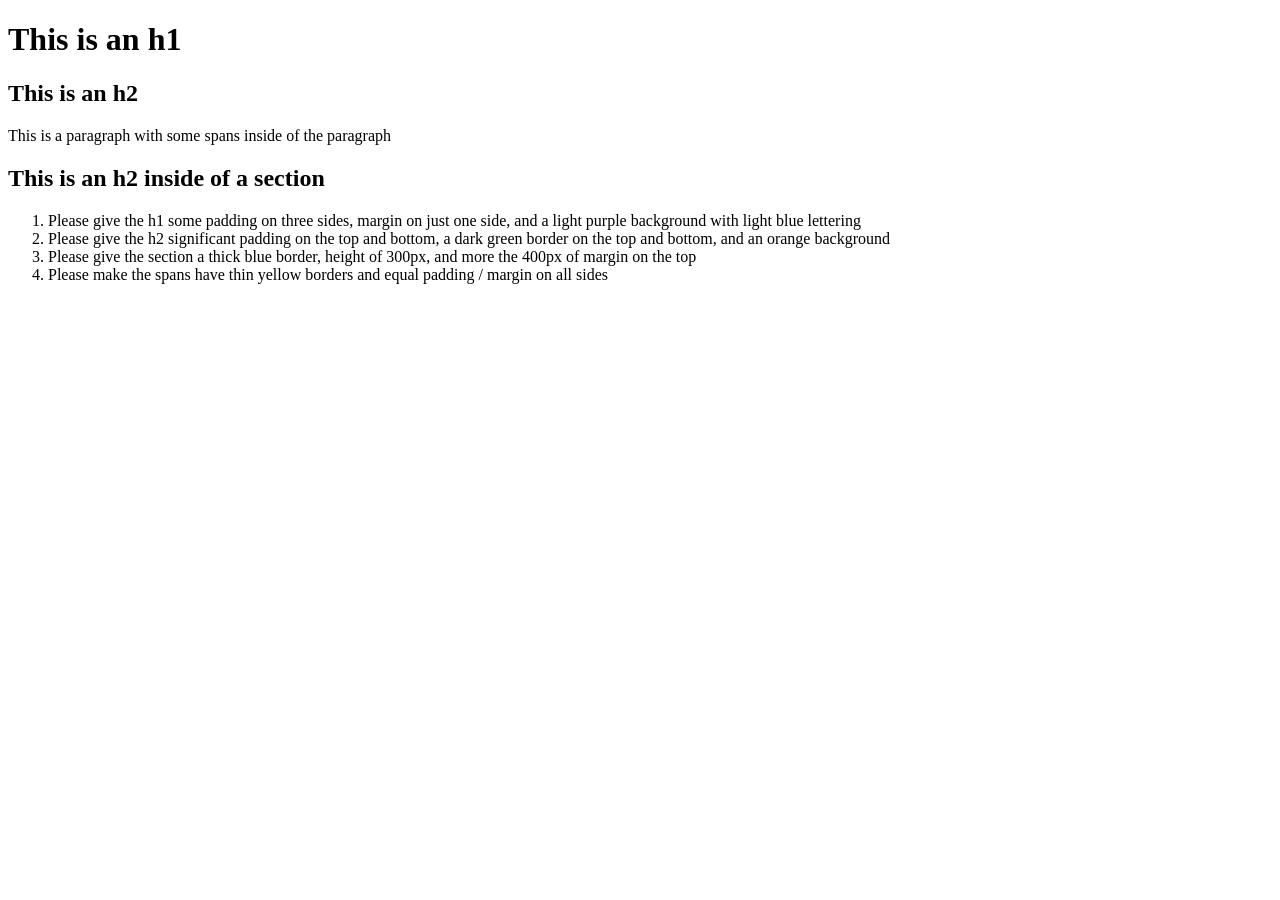
<file: box-model-practice/index.html>
<!DOCTYPE html>
<html lang="en">
	<head>
		<title>Blank Template</title>
		<!-- external CSS link -->
		<link rel="stylesheet" href="css/style.css">
	</head>
	<body>
		<h1>This is an h1</h1>
		<h2>This is an h2</h2>
		<p>This is a paragraph with some <span>spans</span> inside of <span>the</span> paragraph</p>
		<section>
			<h2>This is an h2 <span>inside</span> of a section</h2>
		</section>

		<ol>
			<li>Please give the h1 some padding on three sides, margin on just one side, and a light purple background with light blue lettering</li>
			<li>Please give the h2 significant padding on the top and bottom, a dark green border on the top and bottom, and an orange background</li>
			<li>Please give the section a thick blue border, height of 300px, and more the 400px of margin on the top</li>
			<li>Please make the spans have thin yellow borders and equal padding / margin on all sides</li>
		</ol>

	</body>
</html>
</file>
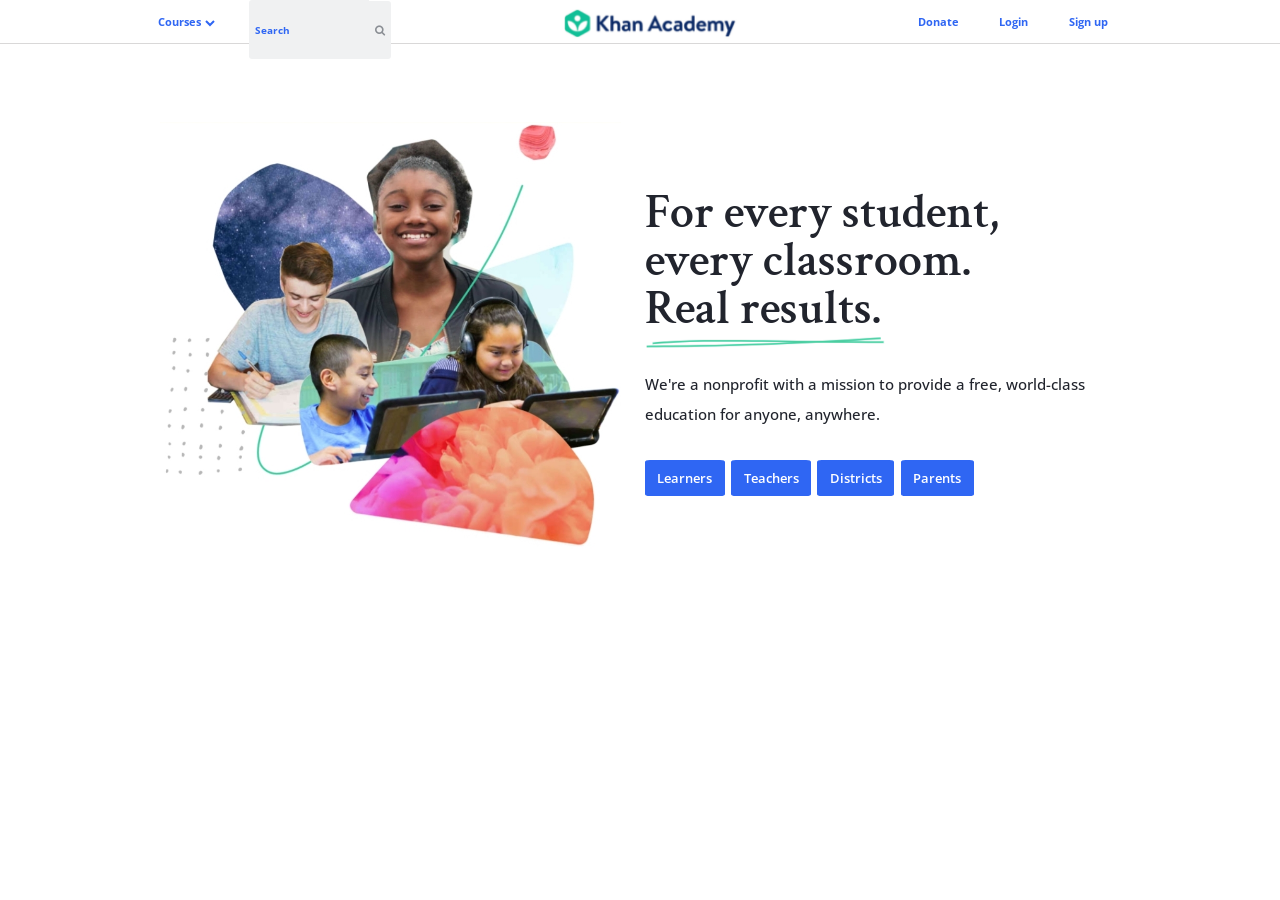
<file: layout2/index.html>
<!DOCTYPE html>
<html lang="en">

<head>
	<meta charset="utf-8">
	<meta name="description" content="Your description goes here">
	<meta name="keywords" content="one, two, three">
	<meta name="viewport" content="width=device-width, initial-scale=1">

	<title>Khan Academy</title>

	<link rel="preconnect" href="https://fonts.googleapis.com">
	<link rel="preconnect" href="https://fonts.gstatic.com" crossorigin>
	<link href="https://fonts.googleapis.com/css2?family=Open+Sans:ital,wght@0,300..800;1,300..800&display=swap"
		rel="stylesheet">

	<link rel="preconnect" href="https://fonts.googleapis.com">
	<link rel="preconnect" href="https://fonts.gstatic.com" crossorigin>
	<link
		href="https://fonts.googleapis.com/css2?family=Crimson+Text:ital,wght@0,400;0,600;0,700;1,400;1,600;1,700&display=swap"
		rel="stylesheet">

	<link rel="stylesheet" href="https://cdnjs.cloudflare.com/ajax/libs/font-awesome/4.7.0/css/font-awesome.min.css">

	<!-- external CSS link -->
	<link rel="stylesheet" href="css/normalize.css">
	<link rel="stylesheet" href="css/style.css">
</head>

<body>

	<nav>
		<ul>
			<li class="courses-li">
				<label for="courses">Courses</label>
				<select name="courses" id="courses">
					<option value=""></option>
					<option value="math">Math</option>
					<option value="science">Science</option>
				</select>
			</li>

			<li class="search-li">
				<input type="search" placeholder="Search"><button type="submit">
					<i class="fa fa-search"></i>
				</button>
			</li>

			<li class="logo-li">
				<img src="assets/khan-academy-logo.png" alt="Khan Academy logo">
			</li>

			<li class="menu-option">
				<a>Donate</a>
			</li>

			<li class="menu-option">
				<a>Login</a>
			</li>

			<li class="menu-option">
				<a>Sign up</a>
			</li>
		</ul>
	</nav>

	<section>
		<div class="image-div">
			<img src="assets/khan-academy-image.jpg" alt="Children learning">
		</div>

		<div class="content-div">
			<h2>For every student,</h2>
			<h2>every classroom.</h2>
			<h2>Real results.</h2>
			<img src="assets/green-underline.png" alt="Two green underlines" class="green-underline">

			<p>We're a nonprofit with a mission to provide a free, world-class education for anyone, anywhere.</p>

			<div>
				<a>Learners</a>
				<a>Teachers</a>
				<a>Districts</a>
				<a>Parents</a>
			</div>
		</div>
	</section>

	<script type="text/javascript" src="js/main.js"></script>
</body>

</html>
</file>
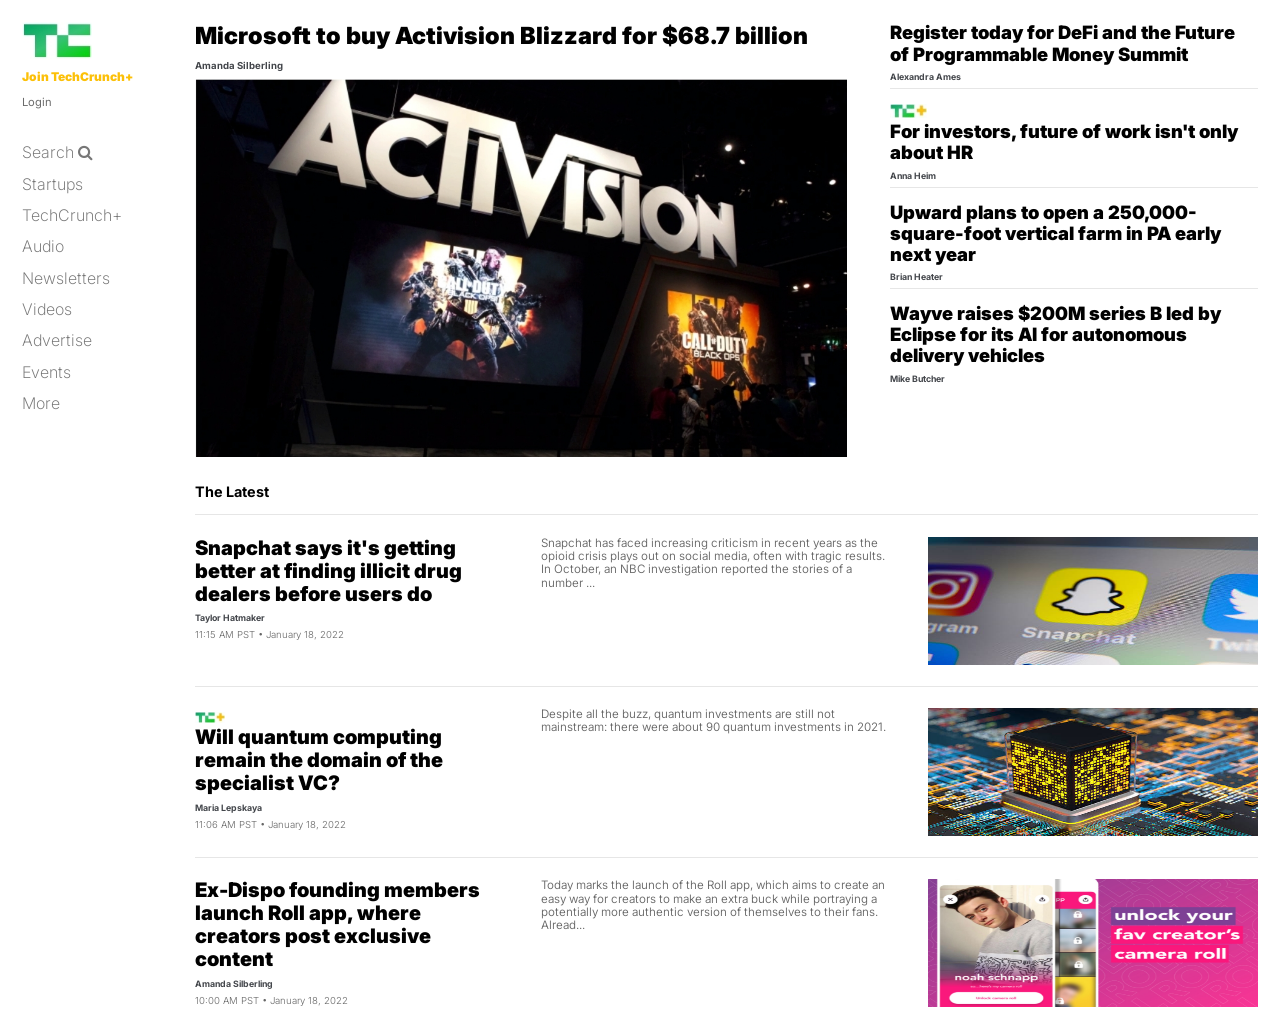
<file: layout3/index.html>
<!DOCTYPE html>
<html lang="en">

<head>
	<meta charset="utf-8">
	<meta name="description" content="Your description goes here">
	<meta name="keywords" content="one, two, three">
	<meta name="viewport" content="width=device-width, initial-scale=1">

	<title>TechCrunch</title>

	<link rel="stylesheet" href="https://cdnjs.cloudflare.com/ajax/libs/font-awesome/4.7.0/css/font-awesome.min.css">

	<link rel="preconnect" href="https://fonts.googleapis.com">
	<link rel="preconnect" href="https://fonts.gstatic.com" crossorigin>
	<link
		href="https://fonts.googleapis.com/css2?family=Inter:ital,opsz,wght@0,14..32,100..900;1,14..32,100..900&display=swap"
		rel="stylesheet">

	<!-- external CSS link -->
	<link rel="stylesheet" href="css/normalize.css">
	<link rel="stylesheet" href="css/style.css">
</head>

<body>

	<header>
		<nav>
			<ul>
				<li class="logo-li">
					<img src="assets/techcrunch-logo.jpg" alt="Green TechCrunch logo">
				</li>
				<li class="techcrunch-plus-li">
					<a>Join TechCrunch+</a>
				</li>
				<li class="login-li">
					<a>Login</a>
				</li>

				<li class="menu-option">
					<a>Search</a>
					<i class="fa fa-search"></i>
				</li>
				<li class="menu-option">
					<a>Startups</a>
				</li>
				<li class="menu-option">
					<a>TechCrunch+</a>
				</li>
				<li class="menu-option">
					<a>Audio</a>
				</li>
				<li class="menu-option">
					<a>Newsletters</a>
				</li>
				<li class="menu-option">
					<a>Videos</a>
				</li>
				<li class="menu-option">
					<a>Advertise</a>
				</li>
				<li class="menu-option">
					<a>Events</a>
				</li>
				<li class="menu-option">
					<a>More</a>
				</li>
			</ul>
		</nav>
	</header>

	<main>

		<section class="top-section">

			<div class="top-left">
				<h1>Microsoft to buy Activision Blizzard for $68.7 billion</h1>
				<span>Amanda Silberling</span>
				<img src="assets/activision.jpg" alt="Activision Blizzard studio">
			</div>

			<div class="top-right">
				<div>
					<h2>Register today for DeFi and the Future of Programmable Money Summit</h2>
					<span>Alexandra Ames</span>
				</div>

				<div>
					<img src="assets/techcrunch-plus-icon.jpg" alt="TechCrunch Plus icon" class="plus-icon">
					<h2>For investors, future of work isn't only about HR</h2>
					<span>Anna Heim</span>
				</div>

				<div>
					<h2>Upward plans to open a 250,000-square-foot vertical farm in PA early next year</h2>
					<span>Brian Heater</span>
				</div>

				<div>
					<h2>Wayve raises $200M series B led by Eclipse for its AI for autonomous delivery vehicles</h2>
					<span>Mike Butcher</span>
				</div>
			</div>

		</section>

		<section class="bottom-section">
			<h3>The Latest</h3>

			<div class="bottom-div">
				<div>
					<h2>Snapchat says it's getting better at finding illicit drug dealers before users do</h2>
					<span>Taylor Hatmaker</span>
					<span>11:15 AM PST • January 18, 2022</span>
				</div>

				<p>
					Snapchat has faced increasing criticism in recent years as the opioid crisis plays out on social
					media, often with tragic results. In October, an NBC investigation reported the stories of a number
					...
				</p>

				<img src="assets/snapchat.jpeg" alt="Snapchat on a phone">
			</div>

			<div class="bottom-div">
				<div>
					<img src="assets/techcrunch-plus-icon.jpg" alt="TechCrunch Plus icon" class="plus-icon">
					<h2>Will quantum computing remain the domain of the specialist VC?</h2>
					<span>Maria Lepskaya</span>
					<span>11:06 AM PST • January 18, 2022</span>
				</div>

				<p>Despite all the buzz, quantum investments are still not mainstream: there were about 90 quantum
					investments in 2021.</p>

				<img src="assets/quantum.jpeg" alt="Glowy motherboard">
			</div>

			<div class="bottom-div">
				<div>
					<h2>Ex-Dispo founding members launch Roll app, where creators post exclusive content</h2>
					<span>Amanda Silberling</span>
					<span>10:00 AM PST • January 18, 2022</span>
				</div>

				<p>
					Today marks the launch of the Roll app, which aims to create an easy way for creators to make an
					extra buck while
					portraying a potentially more authentic version of themselves to their fans. Alread...
				</p>

				<img src="assets/roll.jpg" alt="Roll app poster" class="roll-pic">
			</div>
		</section>

	</main>

	<script type="text/javascript" src="js/main.js"></script>
</body>

</html>
</file>
<file: box-model-practice/css/style.css>
/* Please give the h1 some padding on three sides, margin on just one side, and a light purple background with light blue lettering */

/* Please give the h2 significant padding on the top and bottom, a dark green border on the top and bottom, and an orange background */

/* Please give the section a thick blue border, height of 300px, and more the 400px of margin on the top */
	
/* Please make the spans have thin yellow borders and equal padding / margin on all sides */
</file>
<file: layout2/css/style.css>
/* Box Model Hack */
* {
  box-sizing: border-box;
}

/* Clear fix hack */
.clearfix:after {
  content: ".";
  display: block;
  clear: both;
  visibility: hidden;
  line-height: 0;
  height: 0;
}

.clear {
  clear: both;
}

/******************************************
/* BASE STYLES
/*******************************************/
.open-sans {
  font-family: "Open Sans", sans-serif;
  font-optical-sizing: auto;
  font-weight: 300 800;
  font-style: normal;
  font-variation-settings:
    "wdth" 100;
}

.crimson-text-regular {
  font-family: "Crimson Text", serif;
  font-weight: 400;
  font-style: normal;
}

.crimson-text-semibold {
  font-family: "Crimson Text", serif;
  font-weight: 600;
  font-style: normal;
}

body {
  color: #21242D;
  font-family: "Open Sans", sans-serif;
}

h2 {
  margin: 0;
}

ul {
  list-style: none;
  margin: 0;
}


/******************************************
/* LAYOUT
/*******************************************/
header {}

nav {
  background: #fff;
  border-bottom: 0.05rem solid #d9d8d8;
  height: 2.75rem;
  left: 0;
  margin: 0;
  padding: 0 9.25%;
  position: fixed;
  top: 0;
  width: 100%;
}

nav li {
  color: #2F66F3;
  float: left;
  font-size: 0.7rem;
  font-weight: 700;
  line-height: 2.75rem;
}

.courses-li {
  width: 9%;
}

nav select {
  background-color: transparent;
  border: none;
  color: #2F66F3;
  vertical-align: middle;
  width: 15%;
}

.search-li {
  width: 15%;
}

nav input,
nav button {
  background-color: #F0F1F2;
  border: none;
  height: 6.5vh;
}

nav input {
  border-radius: 0.2rem 0 0 0.2rem;
  padding-left: 0.4rem;
  width: 80%;
}

nav input::placeholder {
  color: #2F66F3;
  font-size: 0.6rem;
  font-weight: 700;
}

nav button {
  border-radius: 0 0.2rem 0.2rem 0;
  color: #8A8E94;
  padding-right: 0.35rem;
}

.logo-li {
  text-align: center;
  width: 50%;
}

.logo-li img {
  vertical-align: middle;
  width: 35%;
}

.menu-option {
  text-align: center;
  width: 7.5%;
}

nav+section {
  margin-top: 9.5%;
  padding: 0 12.5%;
}

.image-div {
  float: left;
  margin-right: 2.5%;
  width: 48%;
}

.image-div img {
  width: 100%;
}

.content-div {
  padding: 7% 0;
}

h2 {
  font-family: "Crimson Text", serif;
  font-size: 3em;
  font-weight: 600;
  line-height: 3rem;
}

.content-div p {
  font-size: 0.95rem;
  font-weight: 500;
  line-height: 1.85rem;
  margin: 2% 0 4% 0;
}

.green-underline {
  width: 25%;
}

.content-div a {
  background-color: #2F66F3;
  border-radius: 6%;
  color: #fff;
  cursor: pointer;
  font-size: 0.8rem;
  font-weight: 600;
  margin: 0 0.25% 0 0;
  padding: 0.9% 1.3%;
}

footer {}

/******************************************
/* ADDITIONAL STYLES
/*******************************************/
</file>
<file: layout3/css/style.css>
/* Box Model Hack */
* {
  box-sizing: border-box;
}

/* Clear fix hack */
.clearfix:after {
  content: ".";
  display: block;
  clear: both;
  visibility: hidden;
  line-height: 0;
  height: 0;
}

.clear {
  clear: both;
}

/******************************************
/* BASE STYLES
/*******************************************/

.inter {
  font-family: "Inter", sans-serif;
  font-optical-sizing: auto;
  font-weight: 100 900;
  font-style: normal;
}

body {
  font-family: "Inter", sans-serif;
  padding: 1.75%;
}

h1,
h2,
h3,
h4,
p,
span,
ul {
  margin: 0;
  padding: 0;
}


/******************************************
/* LAYOUT
/*******************************************/
header {}

nav {
  float: left;
  height: 100vh;
  width: 14%;
}

nav ul {
  list-style: none;
}

.logo-li img {
  margin-bottom: 4%;
  width: 40%;
}

.techcrunch-plus-li {
  color: #FCC008;
  font-size: 0.75rem;
  font-weight: 900;
  margin-bottom: 7.25%;
}

.login-li {
  color: #6b6b6b;
  font-size: 0.7rem;
  margin-bottom: 20%;
}

.menu-option {
  color: #777;
  font-size: 1rem;
  font-weight: 250;
  margin-bottom: 7.5%;
}

.roll-pic {
  width: 50%;
}

.top-left {
  float: left;
  margin-right: 1.25%;
  width: 55%;
}

h1 {
  font-size: 1.475rem;
  font-weight: 900;
  margin-bottom: 1.5%;
}

.top-left span {
  color: #43464b;
  display: block;
  font-size: 0.6rem;
  font-weight: 700;
}

.top-left img {
  margin-top: 1.25%;
  width: 96%;
}

.top-right {
  float: left;
  width: 29.75%;
}

.top-right div {
  border-bottom: 0.08rem solid #e6e6e6;
  padding-bottom: 1.25%;
  padding-top: 3.75%;
}

.top-right div:first-child {
  padding-top: 0%;
}

.top-right div:last-child {
  border: none;
}

.top-right h2 {
  font-size: 1.15rem;
  font-weight: 900;
  margin-bottom: 0.1%;
}

.top-right span {
  color: #43464b;
  font-size: 0.55rem;
  font-weight: 700;
}

.plus-icon {
  width: 10%;
}

.bottom-section {
  float: left;
  width: 86%;
}

.bottom-section h3 {
  font-size: 0.9rem;
  margin-bottom: 1.25%;
  margin-top: 2.25%;
}

.bottom-div {
  border-top: 0.05rem solid #e6e6e6;
  float: left;
  padding-bottom: 2%;
  padding-top: 2%;
}

.bottom-div div {
  float: left;
  margin-right: 5%;
  width: 27.5%;
}

.bottom-div h2 {
  font-size: 1.25rem;
  font-weight: 900;
  margin-bottom: 2.5%;
}

.bottom-div h2+span {
  color: #43464b;
  display: block;
  font-size: 0.55rem;
  font-weight: 700;
}

.bottom-div h2+span+span {
  color: #666666;
  font-size: 0.6rem;
  font-weight: 300;
}

.bottom-div p {
  color: #666666;
  float: left;
  font-size: 0.725rem;
  font-weight: 350;
  margin-right: 3.5%;
  width: 33%;
}

.bottom-div p+img {
  float: left;
  height: 8rem;
  width: 31%;
}

footer {}

/******************************************
/* ADDITIONAL STYLES
/*******************************************/
</file>
